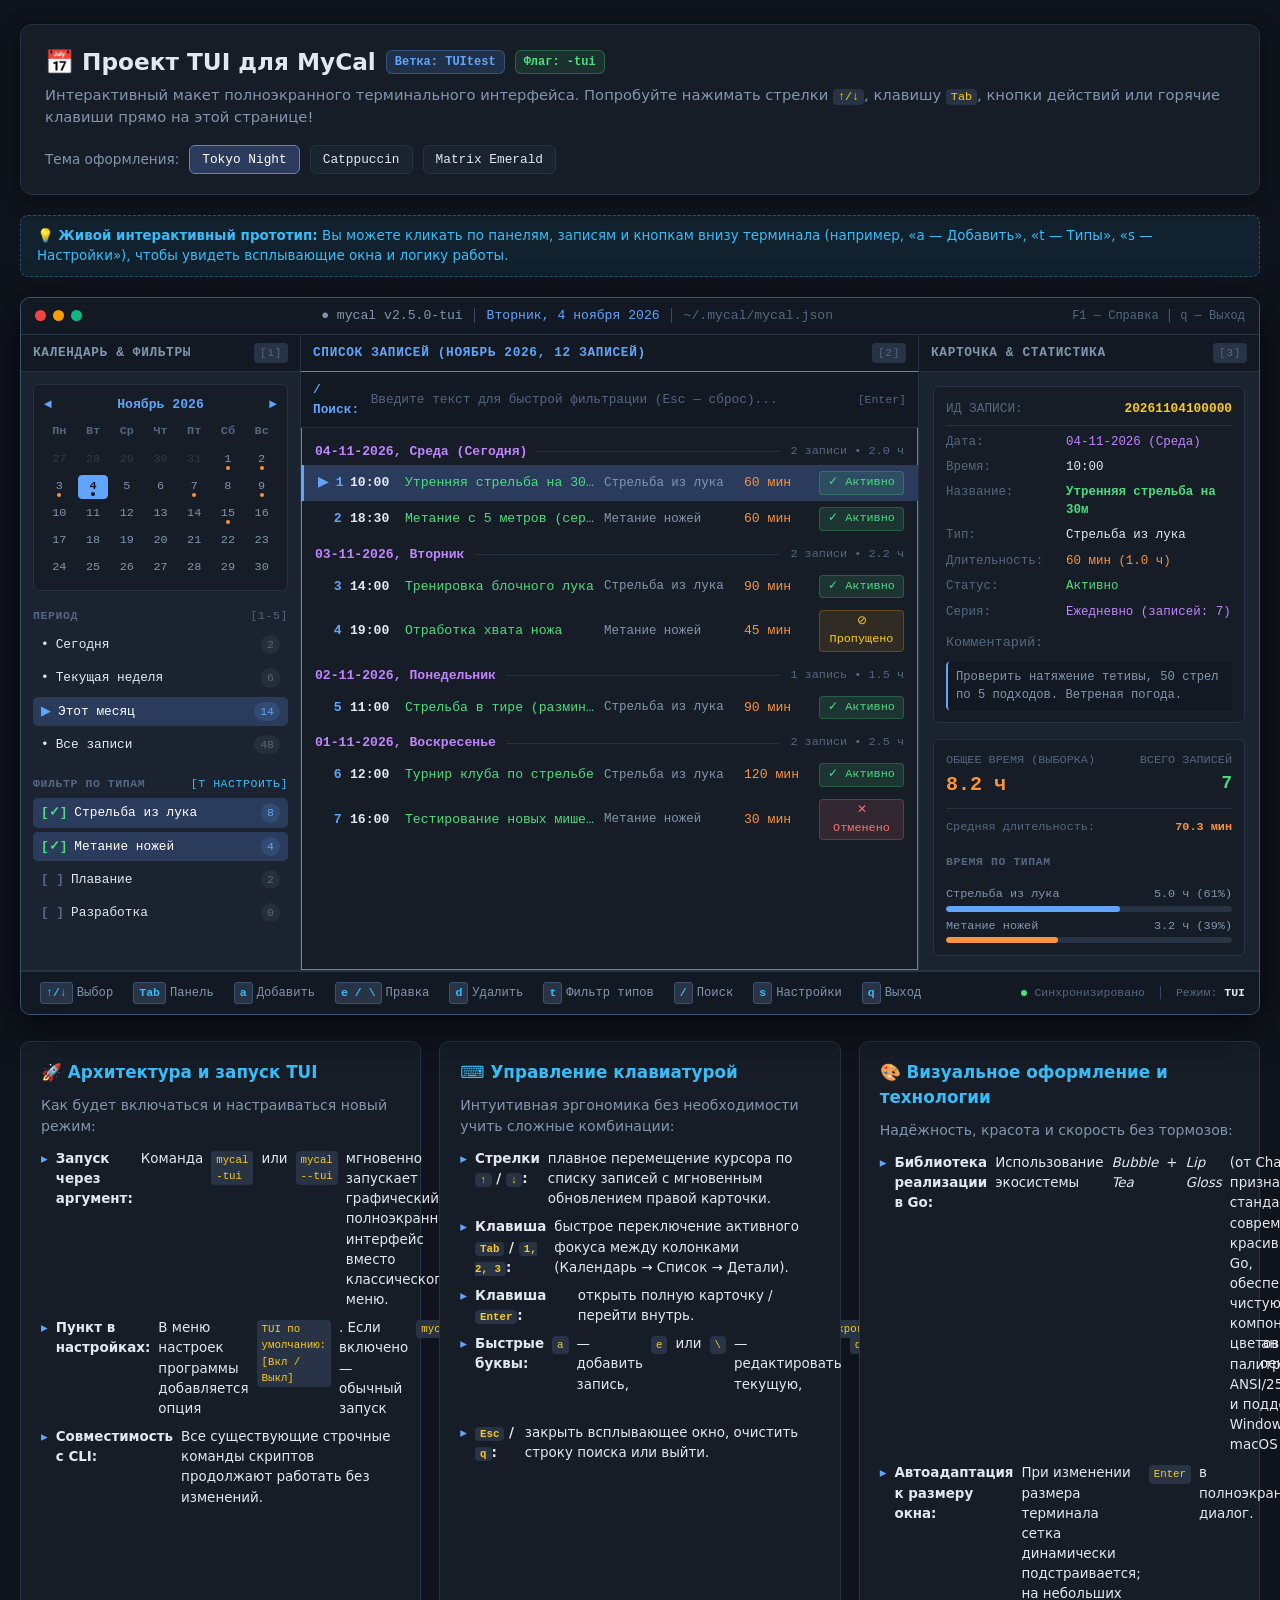
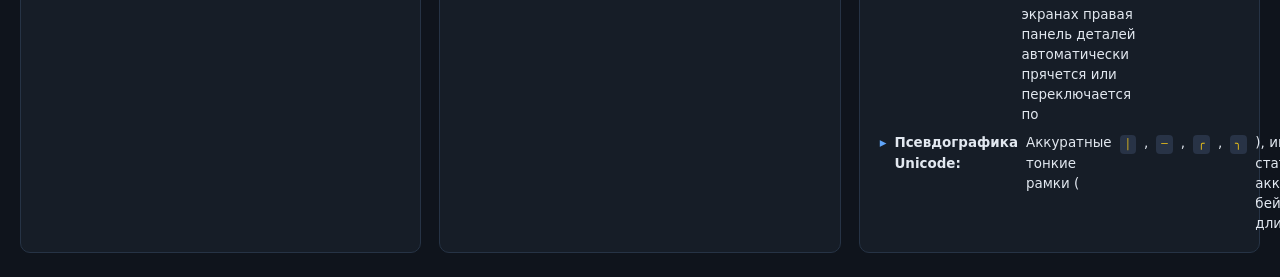
<file: tui_preview.html>
<!DOCTYPE html>
<html lang="ru">
<head>
  <meta charset="UTF-8">
  <meta name="viewport" content="width=device-width, initial-scale=1.0">
  <title>Концепт MyCal TUI (Terminal User Interface)</title>
  <style>
    :root {
      --bg-primary: #0f141c;
      --bg-surface: #161d27;
      --bg-panel: #1b2330;
      --bg-panel-alt: #131923;
      --bg-highlight: #283346;
      --bg-selection: #2a3b5c;
      --border-dim: #263345;
      --border-bright: #3d5170;
      --border-focus: #4f87e2;
      --text-main: #e2e8f0;
      --text-muted: #8295b0;
      --text-dim: #546682;
      --accent-blue: #60a5fa;
      --accent-cyan: #38bdf8;
      --accent-green: #4ade80;
      --accent-yellow: #facc15;
      --accent-orange: #fb923c;
      --accent-magenta: #c084fc;
      --accent-red: #f87171;
      --font-mono: "JetBrains Mono", "Cascadia Code", "Fira Code", "SF Mono", Consolas, "Courier New", monospace;
      --font-sans: system-ui, -apple-system, BlinkMacSystemFont, "Segoe UI", Roboto, sans-serif;
    }

    [data-theme="catppuccin"] {
      --bg-primary: #181825;
      --bg-surface: #1e1e2e;
      --bg-panel: #24273a;
      --bg-panel-alt: #181926;
      --bg-highlight: #363a4f;
      --bg-selection: #3e4466;
      --border-dim: #363a4f;
      --border-bright: #5b6078;
      --border-focus: #cba6f7;
      --text-main: #cdd6f4;
      --text-muted: #a6adc8;
      --text-dim: #6c7086;
      --accent-blue: #89b4fa;
      --accent-cyan: #89dceb;
      --accent-green: #a6e3a1;
      --accent-yellow: #f9e2af;
      --accent-orange: #fab387;
      --accent-magenta: #cba6f7;
      --accent-red: #f38ba8;
    }

    [data-theme="matrix"] {
      --bg-primary: #050d08;
      --bg-surface: #0a170e;
      --bg-panel: #0d2114;
      --bg-panel-alt: #08140b;
      --bg-highlight: #14361f;
      --bg-selection: #1c4a2a;
      --border-dim: #183e24;
      --border-bright: #28663b;
      --border-focus: #34d399;
      --text-main: #d1fae5;
      --text-muted: #6ee7b7;
      --text-dim: #226e43;
      --accent-blue: #34d399;
      --accent-cyan: #6ee7b7;
      --accent-green: #10b981;
      --accent-yellow: #a7f3d0;
      --accent-orange: #34d399;
      --accent-magenta: #6ee7b7;
      --accent-red: #f87171;
    }

    * {
      box-sizing: border-box;
      margin: 0;
      padding: 0;
    }

    body {
      background-color: var(--bg-primary);
      color: var(--text-main);
      font-family: var(--font-sans);
      line-height: 1.5;
      padding: 24px 20px;
      display: flex;
      flex-direction: column;
      align-items: center;
      min-height: 100vh;
    }

    .container {
      width: 100%;
      max-width: 1360px;
      display: flex;
      flex-direction: column;
      gap: 20px;
    }

    /* Top presentation banner */
    .intro-card {
      background: var(--bg-surface);
      border: 1px solid var(--border-dim);
      border-radius: 12px;
      padding: 20px 24px;
      display: flex;
      flex-wrap: wrap;
      justify-content: space-between;
      align-items: center;
      gap: 16px;
      box-shadow: 0 4px 20px rgba(0, 0, 0, 0.4);
    }

    .intro-title h1 {
      font-size: 1.45rem;
      font-weight: 700;
      display: flex;
      align-items: center;
      gap: 10px;
      color: var(--text-main);
    }

    .badge {
      font-family: var(--font-mono);
      font-size: 0.75rem;
      background: rgba(96, 165, 250, 0.15);
      color: var(--accent-blue);
      border: 1px solid rgba(96, 165, 250, 0.3);
      padding: 2px 8px;
      border-radius: 6px;
      font-weight: 600;
    }

    .intro-desc {
      color: var(--text-muted);
      font-size: 0.92rem;
      margin-top: 4px;
    }

    .theme-toolbar {
      display: flex;
      gap: 10px;
      align-items: center;
      font-size: 0.85rem;
      color: var(--text-muted);
    }

    .theme-btn {
      background: var(--bg-panel);
      color: var(--text-main);
      border: 1px solid var(--border-dim);
      border-radius: 6px;
      padding: 6px 12px;
      font-family: var(--font-mono);
      font-size: 0.8rem;
      cursor: pointer;
      transition: all 0.15s ease;
    }
    .theme-btn:hover {
      border-color: var(--accent-blue);
      color: var(--accent-blue);
    }
    .theme-btn.active {
      background: var(--bg-selection);
      border-color: var(--border-focus);
      color: #fff;
    }

    /* Terminal Window Frame */
    .terminal-window {
      background: var(--bg-surface);
      border: 1px solid var(--border-bright);
      border-radius: 10px;
      box-shadow: 0 10px 40px rgba(0, 0, 0, 0.7);
      overflow: hidden;
      display: flex;
      flex-direction: column;
      font-family: var(--font-mono);
      font-size: 13.5px;
      position: relative;
    }

    /* Terminal Titlebar */
    .terminal-titlebar {
      background: var(--bg-panel-alt);
      border-bottom: 1px solid var(--border-dim);
      padding: 8px 14px;
      display: flex;
      align-items: center;
      justify-content: space-between;
      user-select: none;
    }

    .window-controls {
      display: flex;
      gap: 7px;
    }
    .win-dot {
      width: 11px;
      height: 11px;
      border-radius: 50%;
      display: inline-block;
    }
    .dot-close { background-color: #ef4444; }
    .dot-min { background-color: #f59e0b; }
    .dot-max { background-color: #10b981; }

    .window-title {
      font-size: 0.82rem;
      color: var(--text-muted);
      font-weight: 500;
      display: flex;
      align-items: center;
      gap: 8px;
    }

    .window-hints {
      color: var(--text-dim);
      font-size: 0.75rem;
    }

    /* Terminal Main Layout (3-Column Grid) */
    .tui-body {
      display: grid;
      grid-template-columns: 280px 1fr 340px;
      min-height: 560px;
      background: var(--bg-surface);
      border-bottom: 1px solid var(--border-dim);
    }

    @media (max-width: 1100px) {
      .tui-body {
        grid-template-columns: 240px 1fr 300px;
      }
    }

    .tui-panel {
      border-right: 1px solid var(--border-dim);
      display: flex;
      flex-direction: column;
      background: var(--bg-panel);
      position: relative;
      transition: border-color 0.15s ease;
    }
    .tui-panel:last-child {
      border-right: none;
    }

    .tui-panel.focused {
      box-shadow: inset 0 0 0 1px var(--border-focus);
    }

    .panel-header {
      background: var(--bg-panel-alt);
      border-bottom: 1px solid var(--border-dim);
      padding: 8px 12px;
      font-weight: 700;
      font-size: 0.8rem;
      text-transform: uppercase;
      letter-spacing: 0.05em;
      color: var(--text-muted);
      display: flex;
      justify-content: space-between;
      align-items: center;
    }

    .tui-panel.focused .panel-header {
      color: var(--accent-blue);
      border-bottom-color: var(--border-focus);
    }

    .panel-tag {
      font-size: 0.7rem;
      background: var(--bg-highlight);
      padding: 2px 6px;
      border-radius: 4px;
      color: var(--text-dim);
      font-weight: normal;
    }

    /* Left Panel: Calendar & Filters */
    .left-content {
      padding: 12px;
      display: flex;
      flex-direction: column;
      gap: 16px;
      overflow-y: auto;
    }

    .mini-cal {
      background: var(--bg-surface);
      border: 1px solid var(--border-dim);
      border-radius: 6px;
      padding: 10px;
    }

    .cal-header {
      display: flex;
      justify-content: space-between;
      align-items: center;
      font-size: 0.82rem;
      font-weight: 600;
      color: var(--accent-blue);
      margin-bottom: 8px;
    }

    .cal-grid {
      display: grid;
      grid-template-columns: repeat(7, 1fr);
      gap: 3px;
      text-align: center;
      font-size: 0.74rem;
    }

    .cal-day-name {
      color: var(--text-dim);
      font-weight: 600;
      padding-bottom: 4px;
    }

    .cal-cell {
      height: 24px;
      display: flex;
      flex-direction: column;
      align-items: center;
      justify-content: center;
      border-radius: 4px;
      cursor: pointer;
      position: relative;
      color: var(--text-muted);
    }
    .cal-cell:hover {
      background: var(--bg-highlight);
      color: var(--text-main);
    }
    .cal-cell.today {
      border: 1px solid var(--accent-blue);
      color: var(--accent-blue);
      font-weight: bold;
    }
    .cal-cell.selected {
      background: var(--accent-blue);
      color: #0f141c;
      font-weight: bold;
    }
    .cal-cell.has-events::after {
      content: "";
      position: absolute;
      bottom: 2px;
      width: 4px;
      height: 4px;
      border-radius: 50%;
      background: var(--accent-orange);
    }
    .cal-cell.selected.has-events::after {
      background: #0f141c;
    }
    .cal-cell.muted {
      color: var(--text-dim);
      opacity: 0.4;
    }

    .section-title {
      font-size: 0.72rem;
      font-weight: 700;
      text-transform: uppercase;
      letter-spacing: 0.05em;
      color: var(--text-dim);
      margin-bottom: 6px;
      display: flex;
      justify-content: space-between;
    }

    .filter-list {
      display: flex;
      flex-direction: column;
      gap: 4px;
    }

    .filter-item {
      display: flex;
      align-items: center;
      justify-content: space-between;
      padding: 5px 8px;
      border-radius: 5px;
      font-size: 0.8rem;
      cursor: pointer;
      user-select: none;
      transition: background 0.1s ease;
    }
    .filter-item:hover {
      background: var(--bg-highlight);
    }
    .filter-item.active {
      background: var(--bg-selection);
      color: #fff;
    }

    .filter-left {
      display: flex;
      align-items: center;
      gap: 7px;
    }
    .checkbox {
      color: var(--accent-green);
      font-weight: bold;
    }
    .checkbox.unchecked {
      color: var(--text-dim);
    }
    .filter-count {
      font-size: 0.72rem;
      color: var(--text-dim);
      background: rgba(255, 255, 255, 0.05);
      padding: 1px 6px;
      border-radius: 10px;
    }
    .filter-item.active .filter-count {
      color: var(--accent-blue);
      background: rgba(96, 165, 250, 0.15);
    }

    /* Center Panel: Session List */
    .center-panel {
      background: var(--bg-surface);
      display: flex;
      flex-direction: column;
    }

    .list-search-bar {
      padding: 8px 12px;
      background: var(--bg-panel-alt);
      border-bottom: 1px solid var(--border-dim);
      display: flex;
      align-items: center;
      gap: 8px;
      font-size: 0.8rem;
    }

    .search-prompt {
      color: var(--accent-blue);
      font-weight: bold;
    }

    .search-input-mock {
      background: transparent;
      border: none;
      color: var(--text-main);
      font-family: var(--font-mono);
      font-size: 0.8rem;
      outline: none;
      width: 100%;
    }
    .search-input-mock::placeholder {
      color: var(--text-dim);
    }

    .session-list-view {
      flex: 1;
      overflow-y: auto;
      padding: 6px 0;
    }

    .date-group-header {
      padding: 8px 14px 4px 14px;
      color: var(--accent-magenta);
      font-weight: 700;
      font-size: 0.82rem;
      display: flex;
      align-items: center;
      gap: 10px;
    }
    .date-group-line {
      flex: 1;
      height: 1px;
      background: var(--border-dim);
    }
    .date-group-stats {
      font-size: 0.74rem;
      color: var(--text-dim);
      font-weight: normal;
    }

    .session-row {
      display: grid;
      grid-template-columns: 32px 55px 1fr 140px 75px 85px;
      align-items: center;
      padding: 6px 14px;
      cursor: pointer;
      font-size: 0.82rem;
      border-left: 3px solid transparent;
      transition: background 0.1s ease;
      user-select: none;
    }

    .session-row:hover {
      background: rgba(255, 255, 255, 0.03);
    }

    .session-row.selected {
      background: var(--bg-selection);
      border-left-color: var(--accent-blue);
    }

    .row-cursor {
      color: var(--accent-blue);
      font-weight: bold;
    }

    .row-time {
      color: var(--text-main);
      font-weight: 600;
    }

    .row-name {
      color: var(--accent-green);
      font-weight: 500;
      white-space: nowrap;
      overflow: hidden;
      text-overflow: ellipsis;
      padding-right: 8px;
    }

    .row-type {
      color: var(--text-muted);
      font-size: 0.78rem;
      white-space: nowrap;
      overflow: hidden;
      text-overflow: ellipsis;
    }

    .row-duration {
      color: var(--accent-orange);
      font-weight: 500;
    }

    .row-status {
      font-size: 0.74rem;
      padding: 2px 6px;
      border-radius: 4px;
      text-align: center;
      display: inline-flex;
      align-items: center;
      gap: 4px;
      justify-content: center;
    }
    .status-active {
      background: rgba(74, 222, 128, 0.12);
      color: var(--accent-green);
      border: 1px solid rgba(74, 222, 128, 0.25);
    }
    .status-skip {
      background: rgba(245, 158, 11, 0.12);
      color: var(--accent-yellow);
      border: 1px solid rgba(245, 158, 11, 0.25);
    }
    .status-cancel {
      background: rgba(248, 113, 113, 0.12);
      color: var(--accent-red);
      border: 1px solid rgba(248, 113, 113, 0.25);
    }

    .repeat-icon {
      color: var(--accent-magenta);
      margin-left: 4px;
      font-size: 0.85rem;
    }

    /* Right Panel: Detail Card & Summary */
    .right-panel {
      background: var(--bg-panel);
      padding: 14px;
      display: flex;
      flex-direction: column;
      gap: 16px;
      overflow-y: auto;
    }

    .card-box {
      background: var(--bg-surface);
      border: 1px solid var(--border-dim);
      border-radius: 6px;
      padding: 12px;
      display: flex;
      flex-direction: column;
      gap: 8px;
    }

    .card-title-row {
      display: flex;
      justify-content: space-between;
      align-items: center;
      padding-bottom: 6px;
      border-bottom: 1px solid var(--border-dim);
      font-size: 0.8rem;
    }

    .card-id {
      color: var(--accent-yellow);
      font-weight: 600;
    }

    .field-row {
      display: flex;
      font-size: 0.78rem;
      line-height: 1.4;
    }
    .field-lbl {
      width: 120px;
      color: var(--text-dim);
      flex-shrink: 0;
    }
    .field-val {
      color: var(--text-main);
      font-weight: 500;
      word-break: break-word;
    }

    .notes-box {
      margin-top: 4px;
      padding: 6px 8px;
      background: var(--bg-panel-alt);
      border-radius: 4px;
      color: var(--text-muted);
      font-size: 0.76rem;
      border-left: 2px solid var(--accent-blue);
    }

    .stats-card {
      background: var(--bg-surface);
      border: 1px solid var(--border-dim);
      border-radius: 6px;
      padding: 12px;
      display: flex;
      flex-direction: column;
      gap: 10px;
    }

    .stat-hero {
      display: flex;
      justify-content: space-between;
      align-items: baseline;
      padding-bottom: 8px;
      border-bottom: 1px solid var(--border-dim);
    }
    .stat-hero-big {
      font-size: 1.25rem;
      font-weight: 800;
      color: var(--accent-orange);
    }
    .stat-hero-lbl {
      font-size: 0.74rem;
      color: var(--text-dim);
    }

    .progress-group {
      display: flex;
      flex-direction: column;
      gap: 6px;
    }
    .progress-item {
      display: flex;
      flex-direction: column;
      gap: 2px;
      font-size: 0.74rem;
    }
    .progress-labels {
      display: flex;
      justify-content: space-between;
      color: var(--text-muted);
    }
    .progress-bar {
      height: 6px;
      background: var(--bg-highlight);
      border-radius: 3px;
      overflow: hidden;
    }
    .progress-fill {
      height: 100%;
      border-radius: 3px;
    }

    /* Terminal Footer / Shortcuts Bar */
    .terminal-footer {
      background: var(--bg-panel-alt);
      padding: 8px 14px;
      display: flex;
      flex-wrap: wrap;
      justify-content: space-between;
      align-items: center;
      gap: 10px;
      font-size: 0.76rem;
      border-top: 1px solid var(--border-dim);
    }

    .shortcuts-row {
      display: flex;
      flex-wrap: wrap;
      gap: 10px;
      align-items: center;
    }

    .key-badge {
      display: inline-flex;
      align-items: center;
      gap: 4px;
      color: var(--text-muted);
      cursor: pointer;
      padding: 2px 5px;
      border-radius: 4px;
      transition: background 0.1s ease;
    }
    .key-badge:hover {
      background: var(--bg-highlight);
      color: var(--text-main);
    }
    .key-cap {
      background: var(--bg-highlight);
      color: var(--accent-cyan);
      border: 1px solid var(--border-bright);
      padding: 1px 5px;
      border-radius: 3px;
      font-weight: 700;
      font-size: 0.72rem;
    }

    .footer-status {
      display: flex;
      align-items: center;
      gap: 12px;
      color: var(--text-dim);
      font-size: 0.72rem;
    }

    .status-dot {
      width: 6px;
      height: 6px;
      background: var(--accent-green);
      border-radius: 50%;
      display: inline-block;
    }

    /* Interactive Modal Dialogs (Native <dialog>) */
    dialog {
      position: fixed;
      inset: 0;
      margin: auto;
      background: var(--bg-surface);
      color: var(--text-main);
      border: 1px solid var(--border-focus);
      border-radius: 8px;
      padding: 0;
      box-shadow: 0 20px 60px rgba(0, 0, 0, 0.8);
      font-family: var(--font-mono);
      width: 90%;
      max-width: 540px;
      overscroll-behavior: contain;
    }

    dialog::backdrop {
      background: rgba(0, 0, 0, 0.75);
      backdrop-filter: blur(2px);
      overscroll-behavior: contain;
      overflow: hidden;
    }

    .modal-hdr {
      background: var(--bg-panel-alt);
      border-bottom: 1px solid var(--border-dim);
      padding: 10px 14px;
      font-weight: 700;
      font-size: 0.88rem;
      color: var(--accent-blue);
      display: flex;
      justify-content: space-between;
      align-items: center;
    }

    .modal-body {
      padding: 16px;
      display: flex;
      flex-direction: column;
      gap: 12px;
      font-size: 0.82rem;
    }

    .form-group {
      display: flex;
      flex-direction: column;
      gap: 4px;
    }
    .form-label {
      color: var(--text-muted);
      font-size: 0.76rem;
      font-weight: 600;
      display: flex;
      justify-content: space-between;
    }
    .form-label .hint {
      color: var(--text-dim);
      font-weight: normal;
    }
    .form-input, .form-select {
      background: var(--bg-panel);
      border: 1px solid var(--border-dim);
      border-radius: 4px;
      color: var(--text-main);
      padding: 6px 10px;
      font-family: var(--font-mono);
      font-size: 0.82rem;
      outline: none;
    }
    .form-input:focus, .form-select:focus {
      border-color: var(--border-focus);
      box-shadow: 0 0 0 1px var(--border-focus);
    }

    .modal-footer {
      background: var(--bg-panel-alt);
      border-top: 1px solid var(--border-dim);
      padding: 10px 14px;
      display: flex;
      justify-content: flex-end;
      gap: 10px;
    }

    .btn {
      background: var(--bg-panel);
      border: 1px solid var(--border-bright);
      color: var(--text-main);
      padding: 6px 14px;
      border-radius: 4px;
      font-family: var(--font-mono);
      font-size: 0.8rem;
      cursor: pointer;
      transition: all 0.15s ease;
    }
    .btn:hover {
      border-color: var(--text-main);
    }
    .btn-primary {
      background: var(--accent-blue);
      border-color: var(--accent-blue);
      color: #0f141c;
      font-weight: 700;
    }
    .btn-primary:hover {
      background: #3b82f6;
      border-color: #3b82f6;
      color: #fff;
    }
    .btn-danger {
      background: rgba(248, 113, 113, 0.15);
      border-color: var(--accent-red);
      color: var(--accent-red);
    }
    .btn-danger:hover {
      background: var(--accent-red);
      color: #0f141c;
    }

    /* Explanation & Specs Section */
    .specs-grid {
      display: grid;
      grid-template-columns: repeat(auto-fit, minmax(320px, 1fr));
      gap: 18px;
      margin-top: 6px;
    }

    .spec-card {
      background: var(--bg-surface);
      border: 1px solid var(--border-dim);
      border-radius: 10px;
      padding: 18px 20px;
    }

    .spec-card h2 {
      font-size: 1.05rem;
      font-weight: 700;
      color: var(--accent-cyan);
      margin-bottom: 10px;
      display: flex;
      align-items: center;
      gap: 8px;
    }

    .spec-card p {
      font-size: 0.88rem;
      color: var(--text-muted);
      margin-bottom: 12px;
      line-height: 1.5;
    }

    .spec-card ul {
      list-style-type: none;
      display: flex;
      flex-direction: column;
      gap: 8px;
      font-size: 0.84rem;
    }

    .spec-card li {
      color: var(--text-main);
      display: flex;
      align-items: baseline;
      gap: 8px;
    }

    .spec-card li::before {
      content: "▸";
      color: var(--accent-blue);
      font-weight: bold;
    }

    .code-chip {
      background: var(--bg-highlight);
      color: var(--accent-yellow);
      font-family: var(--font-mono);
      padding: 1px 5px;
      border-radius: 4px;
      font-size: 0.8em;
    }

    /* Live instruction banner */
    .live-tip {
      background: rgba(56, 189, 248, 0.08);
      border: 1px dashed rgba(56, 189, 248, 0.35);
      border-radius: 8px;
      padding: 10px 16px;
      font-size: 0.84rem;
      color: var(--accent-cyan);
      display: flex;
      align-items: center;
      gap: 10px;
    }
  </style>
</head>
<body>

<div class="container">

  <!-- Header Banner -->
  <header class="intro-card">
    <div class="intro-title">
      <h1>
        <span>📅 Проект TUI для MyCal</span>
        <span class="badge">Ветка: TUItest</span>
        <span class="badge" style="color: var(--accent-green); border-color: rgba(74,222,128,0.3); background: rgba(74,222,128,0.1);">Флаг: -tui</span>
      </h1>
      <p class="intro-desc">
        Интерактивный макет полноэкранного терминального интерфейса. Попробуйте нажимать стрелки <span class="code-chip">↑/↓</span>, клавишу <span class="code-chip">Tab</span>, кнопки действий или горячие клавиши прямо на этой странице!
      </p>
    </div>

    <div class="theme-toolbar">
      <span>Тема оформления:</span>
      <button class="theme-btn active" onclick="setTheme('tokyo')">Tokyo Night</button>
      <button class="theme-btn" onclick="setTheme('catppuccin')">Catppuccin</button>
      <button class="theme-btn" onclick="setTheme('matrix')">Matrix Emerald</button>
    </div>
  </header>

  <!-- Interactive Hint -->
  <div class="live-tip">
    <span>💡 <strong>Живой интерактивный прототип:</strong> Вы можете кликать по панелям, записям и кнопкам внизу терминала (например, «a — Добавить», «t — Типы», «s — Настройки»), чтобы увидеть всплывающие окна и логику работы.</span>
  </div>

  <!-- Terminal Window Viewport -->
  <main class="terminal-window" id="terminal">

    <!-- Terminal Titlebar -->
    <div class="terminal-titlebar">
      <div class="window-controls">
        <span class="win-dot dot-close" title="Закрыть (q)"></span>
        <span class="win-dot dot-min"></span>
        <span class="win-dot dot-max"></span>
      </div>
      <div class="window-title">
        <span>● mycal v2.5.0-tui</span>
        <span style="color: var(--border-bright);">│</span>
        <span style="color: var(--accent-blue);">Вторник, 4 ноября 2026</span>
        <span style="color: var(--border-bright);">│</span>
        <span style="color: var(--text-dim);">~/.mycal/mycal.json</span>
      </div>
      <div class="window-hints">
        <span>F1 — Справка │ q — Выход</span>
      </div>
    </div>

    <!-- 3-Panel Main Layout -->
    <div class="tui-body">

      <!-- LEFT PANEL: Mini Calendar & View/Type Filters -->
      <aside class="tui-panel" id="panel-left" onclick="focusPanel('panel-left')">
        <div class="panel-header">
          <span>Календарь & Фильтры</span>
          <span class="panel-tag">[1]</span>
        </div>

        <div class="left-content">
          <!-- Month Mini-Grid -->
          <div class="mini-cal">
            <div class="cal-header">
              <span>◄</span>
              <span>Ноябрь 2026</span>
              <span>►</span>
            </div>
            <div class="cal-grid">
              <span class="cal-day-name">Пн</span>
              <span class="cal-day-name">Вт</span>
              <span class="cal-day-name">Ср</span>
              <span class="cal-day-name">Чт</span>
              <span class="cal-day-name">Пт</span>
              <span class="cal-day-name">Сб</span>
              <span class="cal-day-name">Вс</span>

              <span class="cal-cell muted">27</span>
              <span class="cal-cell muted">28</span>
              <span class="cal-cell muted">29</span>
              <span class="cal-cell muted">30</span>
              <span class="cal-cell muted">31</span>
              <span class="cal-cell has-events" onclick="selectDate('01.11.2026')">1</span>
              <span class="cal-cell has-events" onclick="selectDate('02.11.2026')">2</span>

              <span class="cal-cell has-events" onclick="selectDate('03.11.2026')">3</span>
              <span class="cal-cell today selected has-events" onclick="selectDate('04.11.2026')">4</span>
              <span class="cal-cell" onclick="selectDate('05.11.2026')">5</span>
              <span class="cal-cell" onclick="selectDate('06.11.2026')">6</span>
              <span class="cal-cell has-events" onclick="selectDate('07.11.2026')">7</span>
              <span class="cal-cell" onclick="selectDate('08.11.2026')">8</span>
              <span class="cal-cell has-events" onclick="selectDate('09.11.2026')">9</span>

              <span class="cal-cell" onclick="selectDate('10.11.2026')">10</span>
              <span class="cal-cell" onclick="selectDate('11.11.2026')">11</span>
              <span class="cal-cell" onclick="selectDate('12.11.2026')">12</span>
              <span class="cal-cell" onclick="selectDate('13.11.2026')">13</span>
              <span class="cal-cell" onclick="selectDate('14.11.2026')">14</span>
              <span class="cal-cell has-events" onclick="selectDate('15.11.2026')">15</span>
              <span class="cal-cell" onclick="selectDate('16.11.2026')">16</span>

              <span class="cal-cell" onclick="selectDate('17.11.2026')">17</span>
              <span class="cal-cell" onclick="selectDate('18.11.2026')">18</span>
              <span class="cal-cell" onclick="selectDate('19.11.2026')">19</span>
              <span class="cal-cell" onclick="selectDate('20.11.2026')">20</span>
              <span class="cal-cell" onclick="selectDate('21.11.2026')">21</span>
              <span class="cal-cell" onclick="selectDate('22.11.2026')">22</span>
              <span class="cal-cell" onclick="selectDate('23.11.2026')">23</span>

              <span class="cal-cell" onclick="selectDate('24.11.2026')">24</span>
              <span class="cal-cell" onclick="selectDate('25.11.2026')">25</span>
              <span class="cal-cell" onclick="selectDate('26.11.2026')">26</span>
              <span class="cal-cell" onclick="selectDate('27.11.2026')">27</span>
              <span class="cal-cell" onclick="selectDate('28.11.2026')">28</span>
              <span class="cal-cell" onclick="selectDate('29.11.2026')">29</span>
              <span class="cal-cell" onclick="selectDate('30.11.2026')">30</span>
            </div>
          </div>

          <!-- Quick Period Presets -->
          <div>
            <div class="section-title">
              <span>Период</span>
              <span style="font-weight: normal; color: var(--text-dim);">[1-5]</span>
            </div>
            <div class="filter-list">
              <div class="filter-item" onclick="setPeriod(this, 'Сегодня')">
                <span class="filter-left"><span>•</span> Сегодня</span>
                <span class="filter-count">2</span>
              </div>
              <div class="filter-item" onclick="setPeriod(this, 'Неделя')">
                <span class="filter-left"><span>•</span> Текущая неделя</span>
                <span class="filter-count">6</span>
              </div>
              <div class="filter-item active" onclick="setPeriod(this, 'Месяц')">
                <span class="filter-left"><span style="color: var(--accent-blue);">▶</span> Этот месяц</span>
                <span class="filter-count">14</span>
              </div>
              <div class="filter-item" onclick="setPeriod(this, 'Все')">
                <span class="filter-left"><span>•</span> Все записи</span>
                <span class="filter-count">48</span>
              </div>
            </div>
          </div>

          <!-- Quick Type Filters -->
          <div>
            <div class="section-title">
              <span>Фильтр по типам</span>
              <span style="font-weight: normal; color: var(--accent-cyan); cursor: pointer;" onclick="openTypeModal()">[t Настроить]</span>
            </div>
            <div class="filter-list" id="type-filter-list">
              <div class="filter-item active" onclick="toggleFilter(this)">
                <span class="filter-left"><span class="checkbox">[✓]</span> Стрельба из лука</span>
                <span class="filter-count">8</span>
              </div>
              <div class="filter-item active" onclick="toggleFilter(this)">
                <span class="filter-left"><span class="checkbox">[✓]</span> Метание ножей</span>
                <span class="filter-count">4</span>
              </div>
              <div class="filter-item" onclick="toggleFilter(this)">
                <span class="filter-left"><span class="checkbox unchecked">[ ]</span> Плавание</span>
                <span class="filter-count">2</span>
              </div>
              <div class="filter-item" onclick="toggleFilter(this)">
                <span class="filter-left"><span class="checkbox unchecked">[ ]</span> Разработка</span>
                <span class="filter-count">0</span>
              </div>
            </div>
          </div>
        </div>
      </aside>

      <!-- CENTER PANEL: Sessions List -->
      <section class="tui-panel focused center-panel" id="panel-center" onclick="focusPanel('panel-center')">
        <div class="panel-header">
          <span>Список записей <span style="color: var(--accent-blue);">(Ноябрь 2026, 12 записей)</span></span>
          <span class="panel-tag">[2]</span>
        </div>

        <!-- Inline search bar -->
        <div class="list-search-bar">
          <span class="search-prompt">/ Поиск:</span>
          <input type="text" class="search-input-mock" id="searchInput" placeholder="Введите текст для быстрой фильтрации (Esc — сброс)..." oninput="filterRows(this.value)">
          <span style="color: var(--text-dim); font-size: 0.72rem;">[Enter]</span>
        </div>

        <!-- List View -->
        <div class="session-list-view" id="sessionList">

          <!-- Date Group 1 -->
          <div class="date-group-header">
            <span>04-11-2026, Среда (Сегодня)</span>
            <div class="date-group-line"></div>
            <span class="date-group-stats">2 записи • 2.0 ч</span>
          </div>

          <div class="session-row selected" data-id="20261104100000" onclick="selectRow(this)">
            <span class="row-cursor">▶ 1</span>
            <span class="row-time">10:00</span>
            <span class="row-name">Утренняя стрельба на 30м <span class="repeat-icon" title="Повторяющаяся серия">↻</span></span>
            <span class="row-type">Стрельба из лука</span>
            <span class="row-duration">60 мин</span>
            <span class="row-status status-active">✓ Активно</span>
          </div>

          <div class="session-row" data-id="20261104183000" onclick="selectRow(this)">
            <span class="row-cursor">&nbsp;&nbsp;2</span>
            <span class="row-time">18:30</span>
            <span class="row-name">Метание с 5 метров (серия)</span>
            <span class="row-type">Метание ножей</span>
            <span class="row-duration">60 мин</span>
            <span class="row-status status-active">✓ Активно</span>
          </div>

          <!-- Date Group 2 -->
          <div class="date-group-header">
            <span>03-11-2026, Вторник</span>
            <div class="date-group-line"></div>
            <span class="date-group-stats">2 записи • 2.2 ч</span>
          </div>

          <div class="session-row" data-id="20261103140000" onclick="selectRow(this)">
            <span class="row-cursor">&nbsp;&nbsp;3</span>
            <span class="row-time">14:00</span>
            <span class="row-name">Тренировка блочного лука</span>
            <span class="row-type">Стрельба из лука</span>
            <span class="row-duration">90 мин</span>
            <span class="row-status status-active">✓ Активно</span>
          </div>

          <div class="session-row" data-id="20261103190000" onclick="selectRow(this)">
            <span class="row-cursor">&nbsp;&nbsp;4</span>
            <span class="row-time">19:00</span>
            <span class="row-name">Отработка хвата ножа</span>
            <span class="row-type">Метание ножей</span>
            <span class="row-duration">45 мин</span>
            <span class="row-status status-skip">⊘ Пропущено</span>
          </div>

          <!-- Date Group 3 -->
          <div class="date-group-header">
            <span>02-11-2026, Понедельник</span>
            <div class="date-group-line"></div>
            <span class="date-group-stats">1 запись • 1.5 ч</span>
          </div>

          <div class="session-row" data-id="20261102110000" onclick="selectRow(this)">
            <span class="row-cursor">&nbsp;&nbsp;5</span>
            <span class="row-time">11:00</span>
            <span class="row-name">Стрельба в тире (разминка)</span>
            <span class="row-type">Стрельба из лука</span>
            <span class="row-duration">90 мин</span>
            <span class="row-status status-active">✓ Активно</span>
          </div>

          <!-- Date Group 4 -->
          <div class="date-group-header">
            <span>01-11-2026, Воскресенье</span>
            <div class="date-group-line"></div>
            <span class="date-group-stats">2 записи • 2.5 ч</span>
          </div>

          <div class="session-row" data-id="20261101120000" onclick="selectRow(this)">
            <span class="row-cursor">&nbsp;&nbsp;6</span>
            <span class="row-time">12:00</span>
            <span class="row-name">Турнир клуба по стрельбе</span>
            <span class="row-type">Стрельба из лука</span>
            <span class="row-duration">120 мин</span>
            <span class="row-status status-active">✓ Активно</span>
          </div>

          <div class="session-row" data-id="20261101160000" onclick="selectRow(this)">
            <span class="row-cursor">&nbsp;&nbsp;7</span>
            <span class="row-time">16:00</span>
            <span class="row-name">Тестирование новых мишеней</span>
            <span class="row-type">Метание ножей</span>
            <span class="row-duration">30 мин</span>
            <span class="row-status status-cancel">✕ Отменено</span>
          </div>

        </div>
      </section>

      <!-- RIGHT PANEL: Detailed Inspector Card & Statistics -->
      <aside class="tui-panel" id="panel-right" onclick="focusPanel('panel-right')">
        <div class="panel-header">
          <span>Карточка & Статистика</span>
          <span class="panel-tag">[3]</span>
        </div>

        <div class="right-panel">

          <!-- Detail Card for Focused Record -->
          <div class="card-box" id="detailCard">
            <div class="card-title-row">
              <span style="color: var(--text-dim);">ИД ЗАПИСИ:</span>
              <span class="card-id" id="detailId">20261104100000</span>
            </div>

            <div class="field-row">
              <span class="field-lbl">Дата:</span>
              <span class="field-val" id="detailDate" style="color: var(--accent-magenta);">04-11-2026 (Среда)</span>
            </div>
            <div class="field-row">
              <span class="field-lbl">Время:</span>
              <span class="field-val" id="detailTime">10:00</span>
            </div>
            <div class="field-row">
              <span class="field-lbl">Название:</span>
              <span class="field-val" id="detailName" style="color: var(--accent-green); font-weight: 700;">Утренняя стрельба на 30м</span>
            </div>
            <div class="field-row">
              <span class="field-lbl">Тип:</span>
              <span class="field-val" id="detailType">Стрельба из лука</span>
            </div>
            <div class="field-row">
              <span class="field-lbl">Длительность:</span>
              <span class="field-val" id="detailDuration" style="color: var(--accent-orange);">60 мин (1.0 ч)</span>
            </div>
            <div class="field-row">
              <span class="field-lbl">Статус:</span>
              <span class="field-val" id="detailStatus" style="color: var(--accent-green);">Активно</span>
            </div>
            <div class="field-row">
              <span class="field-lbl">Серия:</span>
              <span class="field-val" id="detailRepeat" style="color: var(--accent-magenta);">Ежедневно (записей: 7)</span>
            </div>

            <div class="form-group" style="margin-top: 4px;">
              <span class="field-lbl">Комментарий:</span>
              <div class="notes-box" id="detailNotes">
                Проверить натяжение тетивы, 50 стрел по 5 подходов. Ветреная погода.
              </div>
            </div>
          </div>

          <!-- Overall Summary Statistics -->
          <div class="stats-card">
            <div class="stat-hero">
              <div>
                <div class="stat-hero-lbl">ОБЩЕЕ ВРЕМЯ (ВЫБОРКА)</div>
                <div class="stat-hero-big">8.2 ч</div>
              </div>
              <div style="text-align: right;">
                <div class="stat-hero-lbl">ВСЕГО ЗАПИСЕЙ</div>
                <div style="font-size: 1.1rem; font-weight: 700; color: var(--accent-green);">7</div>
              </div>
            </div>

            <div style="font-size: 0.74rem; color: var(--text-dim); display: flex; justify-content: space-between;">
              <span>Средняя длительность:</span>
              <span style="color: var(--accent-orange); font-weight: 600;">70.3 мин</span>
            </div>

            <div class="section-title" style="margin-top: 6px;">
              <span>Время по типам</span>
            </div>

            <div class="progress-group">
              <div class="progress-item">
                <div class="progress-labels">
                  <span>Стрельба из лука</span>
                  <span>5.0 ч (61%)</span>
                </div>
                <div class="progress-bar">
                  <div class="progress-fill" style="width: 61%; background: var(--accent-blue);"></div>
                </div>
              </div>

              <div class="progress-item">
                <div class="progress-labels">
                  <span>Метание ножей</span>
                  <span>3.2 ч (39%)</span>
                </div>
                <div class="progress-bar">
                  <div class="progress-fill" style="width: 39%; background: var(--accent-orange);"></div>
                </div>
              </div>
            </div>
          </div>

        </div>
      </aside>

    </div>

    <!-- Bottom Status & Keybindings Bar -->
    <footer class="terminal-footer">
      <div class="shortcuts-row">
        <span class="key-badge" onclick="moveSelection(-1)"><span class="key-cap">↑/↓</span> Выбор</span>
        <span class="key-badge" onclick="cyclePanel()"><span class="key-cap">Tab</span> Панель</span>
        <span class="key-badge" onclick="openAddModal()"><span class="key-cap">a</span> Добавить</span>
        <span class="key-badge" onclick="openEditModal()"><span class="key-cap">e / \</span> Правка</span>
        <span class="key-badge" onclick="openDeleteModal()"><span class="key-cap">d</span> Удалить</span>
        <span class="key-badge" onclick="openTypeModal()"><span class="key-cap">t</span> Фильтр типов</span>
        <span class="key-badge" onclick="focusSearch()"><span class="key-cap">/</span> Поиск</span>
        <span class="key-badge" onclick="openSettingsModal()"><span class="key-cap">s</span> Настройки</span>
        <span class="key-badge" onclick="alert('Выход из MyCal (Ctrl+C или q)')"><span class="key-cap">q</span> Выход</span>
      </div>

      <div class="footer-status">
        <span><span class="status-dot"></span> Синхронизировано</span>
        <span style="color: var(--border-bright);">│</span>
        <span>Режим: <strong style="color: var(--text-main);">TUI</strong></span>
      </div>
    </footer>

  </main>

  <!-- Spec & Implementation Architecture Plan -->
  <div class="specs-grid">

    <div class="spec-card">
      <h2>🚀 Архитектура и запуск TUI</h2>
      <p>Как будет включаться и настраиваться новый режим:</p>
      <ul>
        <li>
          <strong>Запуск через аргумент:</strong> Команда <span class="code-chip">mycal -tui</span> или <span class="code-chip">mycal --tui</span> мгновенно запускает графический полноэкранный интерфейс вместо классического меню.
        </li>
        <li>
          <strong>Пункт в настройках:</strong> В меню настроек программы добавляется опция <span class="code-chip">TUI по умолчанию: [Вкл / Выкл]</span>. Если включено — обычный запуск <span class="code-chip">mycal</span> открывает TUI сразу, а классический CLI доступен через <span class="code-chip">mycal --no-tui</span> или прямые подкоманды (<span class="code-chip">view</span>, <span class="code-chip">add</span>, <span class="code-chip">export</span>).
        </li>
        <li>
          <strong>Совместимость с CLI:</strong> Все существующие строчные команды скриптов продолжают работать без изменений.
        </li>
      </ul>
    </div>

    <div class="spec-card">
      <h2>⌨️ Управление клавиатурой</h2>
      <p>Интуитивная эргономика без необходимости учить сложные комбинации:</p>
      <ul>
        <li>
          <strong>Стрелки <span class="code-chip">↑</span> / <span class="code-chip">↓</span>:</strong> плавное перемещение курсора по списку записей с мгновенным обновлением правой карточки.
        </li>
        <li>
          <strong>Клавиша <span class="code-chip">Tab</span> / <span class="code-chip">1, 2, 3</span>:</strong> быстрое переключение активного фокуса между колонками (Календарь → Список → Детали).
        </li>
        <li>
          <strong>Клавиша <span class="code-chip">Enter</span>:</strong> открыть полную карточку / перейти внутрь.
        </li>
        <li>
          <strong>Быстрые буквы:</strong> <span class="code-chip">a</span> — добавить запись, <span class="code-chip">e</span> или <span class="code-chip">\</span> — редактировать текущую, <span class="code-chip">d</span> — удалить с подтверждением, <span class="code-chip">t</span> — настроить фильтр типов, <span class="code-chip">/</span> — живой поиск, <span class="code-chip">s</span> — экран настроек.
        </li>
        <li>
          <strong><span class="code-chip">Esc</span> / <span class="code-chip">q</span>:</strong> закрыть всплывающее окно, очистить строку поиска или выйти.
        </li>
      </ul>
    </div>

    <div class="spec-card">
      <h2>🎨 Визуальное оформление и технологии</h2>
      <p>Надёжность, красота и скорость без тормозов:</p>
      <ul>
        <li>
          <strong>Библиотека реализации в Go:</strong> Использование экосистемы <em>Bubble Tea</em> + <em>Lip Gloss</em> (от Charm.sh) — признанный стандарт современных красивых TUI для Go, обеспечивающий чистую компоновку, цветовую палитру ANSI/256/TrueColor и поддержку Windows Terminal, macOS и Linux.
        </li>
        <li>
          <strong>Автоадаптация к размеру окна:</strong> При изменении размера терминала сетка динамически подстраивается; на небольших экранах правая панель деталей автоматически прячется или переключается по <span class="code-chip">Enter</span> в полноэкранный диалог.
        </li>
        <li>
          <strong>Псевдографика Unicode:</strong> Аккуратные тонкие рамки (<span class="code-chip">│</span>, <span class="code-chip">─</span>, <span class="code-chip">╭</span>, <span class="code-chip">╮</span>), иконки статусов и аккуратные бейджи длительности.
        </li>
      </ul>
    </div>

  </div>

</div>

<!-- MODAL: ADD / EDIT SESSION -->
<dialog id="modal-session">
  <div class="modal-hdr">
    <span id="modal-session-title">Добавить новую запись</span>
    <button type="button" class="btn" style="padding: 2px 8px;" onclick="closeModal('modal-session')">✕</button>
  </div>
  <form method="dialog" onsubmit="saveSession(event)">
    <div class="modal-body">
      <div class="form-group">
        <label class="form-label">
          <span>Дата:</span>
          <span class="hint">Enter — сегодня (04.11.2026)</span>
        </label>
        <input type="text" class="form-input" id="form-date" value="04.11.2026" autofocus>
      </div>

      <div class="form-group">
        <label class="form-label">
          <span>Время записи:</span>
          <span class="hint">ЧЧ:ММ (напр. 15:30 или 15)</span>
        </label>
        <input type="text" class="form-input" id="form-time" value="16:00" placeholder="10:00">
      </div>

      <div class="form-group">
        <label class="form-label">
          <span>Наименование:</span>
          <span class="hint">Обязательное поле</span>
        </label>
        <input type="text" class="form-input" id="form-name" value="Стрельба на открытом воздухе" placeholder="Название тренировки или дела">
      </div>

      <div class="form-group">
        <label class="form-label">
          <span>Тип записи:</span>
          <span class="hint">Выберите из списка или введите свой</span>
        </label>
        <select class="form-select" id="form-type">
          <option selected>Стрельба из лука</option>
          <option>Метание ножей</option>
          <option>Плавание</option>
          <option>Фитнес</option>
          <option>+ Добавить новый тип...</option>
        </select>
      </div>

      <div class="form-group">
        <label class="form-label">
          <span>Продолжительность:</span>
          <span class="hint">в минутах [60]</span>
        </label>
        <input type="number" class="form-input" id="form-dur" value="60">
      </div>

      <div class="form-group">
        <label class="form-label">
          <span>Комментарий:</span>
          <span class="hint">Необязательно</span>
        </label>
        <input type="text" class="form-input" id="form-notes" placeholder="Заметки, дистанция, погода...">
      </div>

      <div class="form-group">
        <label class="form-label">
          <span>Повторять запись?</span>
        </label>
        <select class="form-select" id="form-repeat">
          <option value="none" selected>Нет (одиночная запись)</option>
          <option value="d">Каждый день (d)</option>
          <option value="w">Каждую неделю (w)</option>
          <option value="m">Каждый месяц (m)</option>
        </select>
      </div>
    </div>
    <div class="modal-footer">
      <button type="button" class="btn" onclick="closeModal('modal-session')">Отмена [Esc]</button>
      <button type="submit" class="btn btn-primary">Сохранить запись [Enter]</button>
    </div>
  </form>
</dialog>

<!-- MODAL: TYPE FILTER PICKER -->
<dialog id="modal-types">
  <div class="modal-hdr">
    <span>Выбор типов записей</span>
    <button type="button" class="btn" style="padding: 2px 8px;" onclick="closeModal('modal-types')">✕</button>
  </div>
  <div class="modal-body">
    <div class="form-group">
      <input type="text" class="form-input" placeholder="Поиск типа (напр. 'стрельб')..." autofocus oninput="filterModalTypes(this.value)">
    </div>
    <div style="display: flex; gap: 8px; font-size: 0.74rem;">
      <button type="button" class="btn" style="padding: 3px 8px;" onclick="checkAllModalTypes(true)">[+] Выбрать все</button>
      <button type="button" class="btn" style="padding: 3px 8px;" onclick="checkAllModalTypes(false)">[-] Снять все</button>
    </div>
    <div class="filter-list" id="modal-type-list" style="max-height: 200px; overflow-y: auto;">
      <div class="filter-item active" onclick="toggleModalCheck(this)">
        <span class="filter-left"><span class="checkbox">[✓]</span> Стрельба из лука</span>
        <span class="filter-count">8 записей</span>
      </div>
      <div class="filter-item active" onclick="toggleModalCheck(this)">
        <span class="filter-left"><span class="checkbox">[✓]</span> Метание ножей</span>
        <span class="filter-count">4 записи</span>
      </div>
      <div class="filter-item" onclick="toggleModalCheck(this)">
        <span class="filter-left"><span class="checkbox unchecked">[ ]</span> Плавание</span>
        <span class="filter-count">2 записи</span>
      </div>
      <div class="filter-item" onclick="toggleModalCheck(this)">
        <span class="filter-left"><span class="checkbox unchecked">[ ]</span> Разработка</span>
        <span class="filter-count">0 записей</span>
      </div>
    </div>
  </div>
  <div class="modal-footer">
    <button type="button" class="btn" onclick="closeModal('modal-types')">Отмена</button>
    <button type="button" class="btn btn-primary" onclick="closeModal('modal-types')">Применить фильтр [Enter]</button>
  </div>
</dialog>

<!-- MODAL: SETTINGS -->
<dialog id="modal-settings">
  <div class="modal-hdr">
    <span>Настройки MyCal</span>
    <button type="button" class="btn" style="padding: 2px 8px;" onclick="closeModal('modal-settings')">✕</button>
  </div>
  <div class="modal-body">
    <div class="form-group" style="background: rgba(96, 165, 250, 0.08); padding: 10px; border-radius: 6px; border: 1px solid rgba(96, 165, 250, 0.2);">
      <label class="form-label" style="color: var(--accent-blue); font-weight: 700;">
        <span>★ TUI режим по умолчанию:</span>
        <span class="hint" style="color: var(--accent-cyan);">Новая опция!</span>
      </label>
      <p style="font-size: 0.76rem; color: var(--text-muted); margin-bottom: 6px;">
        Если включено — запуск <code class="code-chip">mycal</code> сразу открывает этот полноэкранный интерфейс.
      </p>
      <select class="form-select" id="setting-tui-default" style="font-weight: 600;">
        <option value="true" selected>Включен (запускать TUI по умолчанию)</option>
        <option value="false">Выключен (запускать классическое меню)</option>
      </select>
    </div>

    <div class="form-group">
      <label class="form-label">
        <span>Проверка некорректных дат:</span>
      </label>
      <select class="form-select">
        <option>Спрашивать (подтверждать автоперенос 32.01 → 01.02)</option>
        <option>Исправлять авто (сдвигать автоматически)</option>
        <option>Переспрашивать (отклонять опечатки и просить ввод)</option>
        <option>Выключена (молча переносить)</option>
      </select>
    </div>

    <div class="form-group">
      <label class="form-label">
        <span>Спрашивать при совпадении времени:</span>
      </label>
      <select class="form-select">
        <option selected>Выкл (добавлять сразу без предупреждения)</option>
        <option>Вкл (предупреждать о пересечении времени)</option>
      </select>
    </div>

    <div class="form-group">
      <label class="form-label">
        <span>Каталог данных (Data Path):</span>
      </label>
      <input type="text" class="form-input" value="~/.mycal" readonly style="opacity: 0.7;">
    </div>
  </div>
  <div class="modal-footer">
    <button type="button" class="btn" onclick="closeModal('modal-settings')">Отмена</button>
    <button type="button" class="btn btn-primary" onclick="alert('Настройки сохранены в ~/.mycal/config_mycal.json'); closeModal('modal-settings');">Сохранить [Enter]</button>
  </div>
</dialog>

<!-- MODAL: DELETE CONFIRMATION -->
<dialog id="modal-delete">
  <div class="modal-hdr">
    <span style="color: var(--accent-red);">Удаление записи</span>
    <button type="button" class="btn" style="padding: 2px 8px;" onclick="closeModal('modal-delete')">✕</button>
  </div>
  <div class="modal-body">
    <p>Вы действительно хотите удалить выбранную запись?</p>
    <div style="background: var(--bg-panel); padding: 8px 12px; border-radius: 4px; margin-top: 6px; font-size: 0.8rem; border-left: 3px solid var(--accent-red);">
      <strong id="del-name">Утренняя стрельба на 30м</strong><br>
      <span style="color: var(--text-muted);" id="del-meta">04-11-2026 10:00 • 60 мин • Стрельба из лука</span>
    </div>
    <div id="del-repeat-box" style="margin-top: 8px; font-size: 0.78rem; color: var(--accent-yellow);">
      ⚠️ Эта запись входит в регулярную серию повторов.
      <div style="margin-top: 6px;">
        <label><input type="radio" name="del-mode" value="single" checked> Удалить только эту запись</label><br>
        <label><input type="radio" name="del-mode" value="all"> Удалить всю серию (все 7 записей)</label>
      </div>
    </div>
  </div>
  <div class="modal-footer">
    <button type="button" class="btn" onclick="closeModal('modal-delete')" autofocus>Отмена [Esc]</button>
    <button type="button" class="btn btn-danger" onclick="confirmDelete()">Удалить [d]</button>
  </div>
</dialog>

<script>
  // Sample Data for live interactive inspector
  const sessionData = {
    "20261104100000": {
      id: "20261104100000",
      date: "04-11-2026 (Среда)",
      time: "10:00",
      name: "Утренняя стрельба на 30м",
      type: "Стрельба из лука",
      dur: "60 мин (1.0 ч)",
      status: "Активно",
      statusClass: "accent-green",
      repeat: "Ежедневно (записей: 7)",
      notes: "Проверить натяжение тетивы, 50 стрел по 5 подходов. Ветреная погода."
    },
    "20261104183000": {
      id: "20261104183000",
      date: "04-11-2026 (Среда)",
      time: "18:30",
      name: "Метание с 5 метров (серия)",
      type: "Метание ножей",
      dur: "60 мин (1.0 ч)",
      status: "Активно",
      statusClass: "accent-green",
      repeat: "Одиночная",
      notes: "Контроль вращения и точки схода с пальцев. Новые ножи 280 грамм."
    },
    "20261103140000": {
      id: "20261103140000",
      date: "03-11-2026 (Вторник)",
      time: "14:00",
      name: "Тренировка блочного лука",
      type: "Стрельба из лука",
      dur: "90 мин (1.5 ч)",
      status: "Активно",
      statusClass: "accent-green",
      repeat: "Каждую неделю",
      notes: "Работа с релизом и прицелом на 50 метров."
    },
    "20261103190000": {
      id: "20261103190000",
      date: "03-11-2026 (Вторник)",
      time: "19:00",
      name: "Отработка хвата ножа",
      type: "Метание ножей",
      dur: "45 мин (0.8 ч)",
      status: "Пропущено",
      statusClass: "accent-yellow",
      repeat: "Одиночная",
      notes: "Перенесено из-за совещания."
    },
    "20261102110000": {
      id: "20261102110000",
      date: "02-11-2026 (Понедельник)",
      time: "11:00",
      name: "Стрельба в тире (разминка)",
      type: "Стрельба из лука",
      dur: "90 мин (1.5 ч)",
      status: "Активно",
      statusClass: "accent-green",
      repeat: "Одиночная",
      notes: "Разминка плечевого пояса, стабильность стойки."
    },
    "20261101120000": {
      id: "20261101120000",
      date: "01-11-2026 (Воскресенье)",
      time: "12:00",
      name: "Турнир клуба по стрельбе",
      type: "Стрельба из лука",
      dur: "120 мин (2.0 ч)",
      status: "Активно",
      statusClass: "accent-green",
      repeat: "Одиночная",
      notes: "Личный зачёт, 2-е место! Результат 284/300 очков."
    },
    "20261101160000": {
      id: "20261101160000",
      date: "01-11-2026 (Воскресенье)",
      time: "16:00",
      name: "Тестирование новых мишеней",
      type: "Метание ножей",
      dur: "30 мин (0.5 ч)",
      status: "Отменено",
      statusClass: "accent-red",
      repeat: "Одиночная",
      notes: "Отмена из-за сильного дождя."
    }
  };

  const panels = ["panel-left", "panel-center", "panel-right"];
  let focusedPanelIdx = 1; // start on center

  function focusPanel(id) {
    panels.forEach((p, idx) => {
      const el = document.getElementById(p);
      if (p === id) {
        el.classList.add("focused");
        focusedPanelIdx = idx;
      } else {
        el.classList.remove("focused");
      }
    });
  }

  function cyclePanel() {
    focusedPanelIdx = (focusedPanelIdx + 1) % panels.length;
    focusPanel(panels[focusedPanelIdx]);
  }

  function selectRow(rowEl) {
    document.querySelectorAll(".session-row").forEach(r => {
      r.classList.remove("selected");
      const cursor = r.querySelector(".row-cursor");
      if (cursor) cursor.innerHTML = cursor.innerHTML.replace("▶", "&nbsp;&nbsp;");
    });

    rowEl.classList.add("selected");
    const cursor = rowEl.querySelector(".row-cursor");
    if (cursor) cursor.innerHTML = cursor.innerHTML.replace("&nbsp;&nbsp;", "▶");

    const id = rowEl.dataset.id;
    if (sessionData[id]) {
      const d = sessionData[id];
      document.getElementById("detailId").textContent = d.id;
      document.getElementById("detailDate").textContent = d.date;
      document.getElementById("detailTime").textContent = d.time;
      document.getElementById("detailName").textContent = d.name;
      document.getElementById("detailType").textContent = d.type;
      document.getElementById("detailDuration").textContent = d.dur;
      document.getElementById("detailStatus").textContent = d.status;
      document.getElementById("detailStatus").style.color = `var(--${d.statusClass})`;
      document.getElementById("detailRepeat").textContent = d.repeat;
      document.getElementById("detailNotes").textContent = d.notes;
    }
  }

  function moveSelection(direction) {
    const rows = Array.from(document.querySelectorAll(".session-row:not([style*='display: none'])"));
    if (rows.length === 0) return;
    const currentIdx = rows.findIndex(r => r.classList.contains("selected"));
    let nextIdx = currentIdx + direction;
    if (nextIdx < 0) nextIdx = 0;
    if (nextIdx >= rows.length) nextIdx = rows.length - 1;
    selectRow(rows[nextIdx]);
    rows[nextIdx].scrollIntoView({ block: "nearest" });
  }

  function toggleFilter(el) {
    el.classList.toggle("active");
    const cb = el.querySelector(".checkbox");
    if (el.classList.contains("active")) {
      cb.textContent = "[✓]";
      cb.classList.remove("unchecked");
    } else {
      cb.textContent = "[ ]";
      cb.classList.add("unchecked");
    }
  }

  function toggleModalCheck(el) {
    el.classList.toggle("active");
    const cb = el.querySelector(".checkbox");
    if (el.classList.contains("active")) {
      cb.textContent = "[✓]";
      cb.classList.remove("unchecked");
    } else {
      cb.textContent = "[ ]";
      cb.classList.add("unchecked");
    }
  }

  function checkAllModalTypes(check) {
    document.querySelectorAll("#modal-type-list .filter-item").forEach(item => {
      const cb = item.querySelector(".checkbox");
      if (check) {
        item.classList.add("active");
        cb.textContent = "[✓]";
        cb.classList.remove("unchecked");
      } else {
        item.classList.remove("active");
        cb.textContent = "[ ]";
        cb.classList.add("unchecked");
      }
    });
  }

  function filterModalTypes(query) {
    query = query.toLowerCase().trim();
    document.querySelectorAll("#modal-type-list .filter-item").forEach(item => {
      const text = item.textContent.toLowerCase();
      item.style.display = text.includes(query) ? "flex" : "none";
    });
  }

  function filterRows(query) {
    query = query.toLowerCase().trim();
    document.querySelectorAll(".session-row").forEach(row => {
      const text = row.textContent.toLowerCase();
      row.style.display = text.includes(query) ? "grid" : "none";
    });
  }

  function selectDate(date) {
    alert("Выбрана дата календаря: " + date + "\nСписок отфильтрован на этот день.");
  }

  function setPeriod(el, period) {
    document.querySelectorAll(".filter-list .filter-item").forEach(item => {
      if (item.onclick && item.onclick.toString().includes("setPeriod")) {
        item.classList.remove("active");
        const leftSpan = item.querySelector(".filter-left span");
        if (leftSpan) {
          leftSpan.textContent = "•";
          leftSpan.style.color = "";
        }
      }
    });
    el.classList.add("active");
    const leftSpan = el.querySelector(".filter-left span");
    if (leftSpan) {
      leftSpan.textContent = "▶";
      leftSpan.style.color = "var(--accent-blue)";
    }
  }

  function openModal(id) {
    const d = document.getElementById(id);
    if (d && typeof d.showModal === "function") {
      d.showModal();
    }
  }

  function closeModal(id) {
    const d = document.getElementById(id);
    if (d && typeof d.close === "function") {
      d.close();
    }
  }

  function openAddModal() {
    document.getElementById("modal-session-title").textContent = "Добавить новую запись";
    openModal("modal-session");
  }

  function openEditModal() {
    const selected = document.querySelector(".session-row.selected");
    const id = selected ? selected.dataset.id : "20261104100000";
    const d = sessionData[id];
    document.getElementById("modal-session-title").textContent = "Редактировать запись (" + id + ")";
    if (d) {
      document.getElementById("form-name").value = d.name;
      document.getElementById("form-time").value = d.time;
      document.getElementById("form-type").value = d.type;
      document.getElementById("form-notes").value = d.notes;
    }
    openModal("modal-session");
  }

  function openDeleteModal() {
    const selected = document.querySelector(".session-row.selected");
    const id = selected ? selected.dataset.id : "20261104100000";
    const d = sessionData[id];
    if (d) {
      document.getElementById("del-name").textContent = d.name;
      document.getElementById("del-meta").textContent = `${d.date} ${d.time} • ${d.dur} • ${d.type}`;
    }
    openModal("modal-delete");
  }

  function confirmDelete() {
    alert("Запись успешно удалена!");
    closeModal("modal-delete");
  }

  function saveSession(e) {
    e.preventDefault();
    alert("Запись сохранена!");
    closeModal("modal-session");
  }

  function openTypeModal() {
    openModal("modal-types");
  }

  function openSettingsModal() {
    openModal("modal-settings");
  }

  function focusSearch() {
    focusPanel("panel-center");
    const inp = document.getElementById("searchInput");
    inp.focus();
    inp.select();
  }

  function setTheme(theme) {
    document.querySelectorAll(".theme-btn").forEach(b => b.classList.remove("active"));
    event.target.classList.add("active");
    if (theme === "tokyo") {
      document.documentElement.removeAttribute("data-theme");
    } else {
      document.documentElement.setAttribute("data-theme", theme);
    }
  }

  // Keyboard Navigation Handling
  window.addEventListener("keydown", (e) => {
    // If a modal is open, let native dialog Esc close it
    const openDialog = document.querySelector("dialog[open]");
    if (openDialog) {
      if (e.key === "Escape") {
        openDialog.close();
      }
      return;
    }

    // Ignore single key shortcuts if typing in search input
    if (document.activeElement === document.getElementById("searchInput")) {
      if (e.key === "Escape") {
        document.getElementById("searchInput").value = "";
        filterRows("");
        document.getElementById("searchInput").blur();
      }
      return;
    }

    switch (e.key) {
      case "ArrowUp":
      case "k":
        e.preventDefault();
        moveSelection(-1);
        break;
      case "ArrowDown":
      case "j":
        e.preventDefault();
        moveSelection(1);
        break;
      case "Tab":
        e.preventDefault();
        cyclePanel();
        break;
      case "1":
        focusPanel("panel-left");
        break;
      case "2":
        focusPanel("panel-center");
        break;
      case "3":
        focusPanel("panel-right");
        break;
      case "a":
      case "а":
        openAddModal();
        break;
      case "e":
      case "е":
      case "\\":
        openEditModal();
        break;
      case "d":
      case "в":
        openDeleteModal();
        break;
      case "t":
      case "т":
        openTypeModal();
        break;
      case "s":
      case "ы":
        openSettingsModal();
        break;
      case "/":
        e.preventDefault();
        focusSearch();
        break;
      case "q":
      case "й":
        if (confirm("Выйти из MyCal TUI?")) {
          window.close();
        }
        break;
    }
  });
</script>

</body>
</html>
</file>
